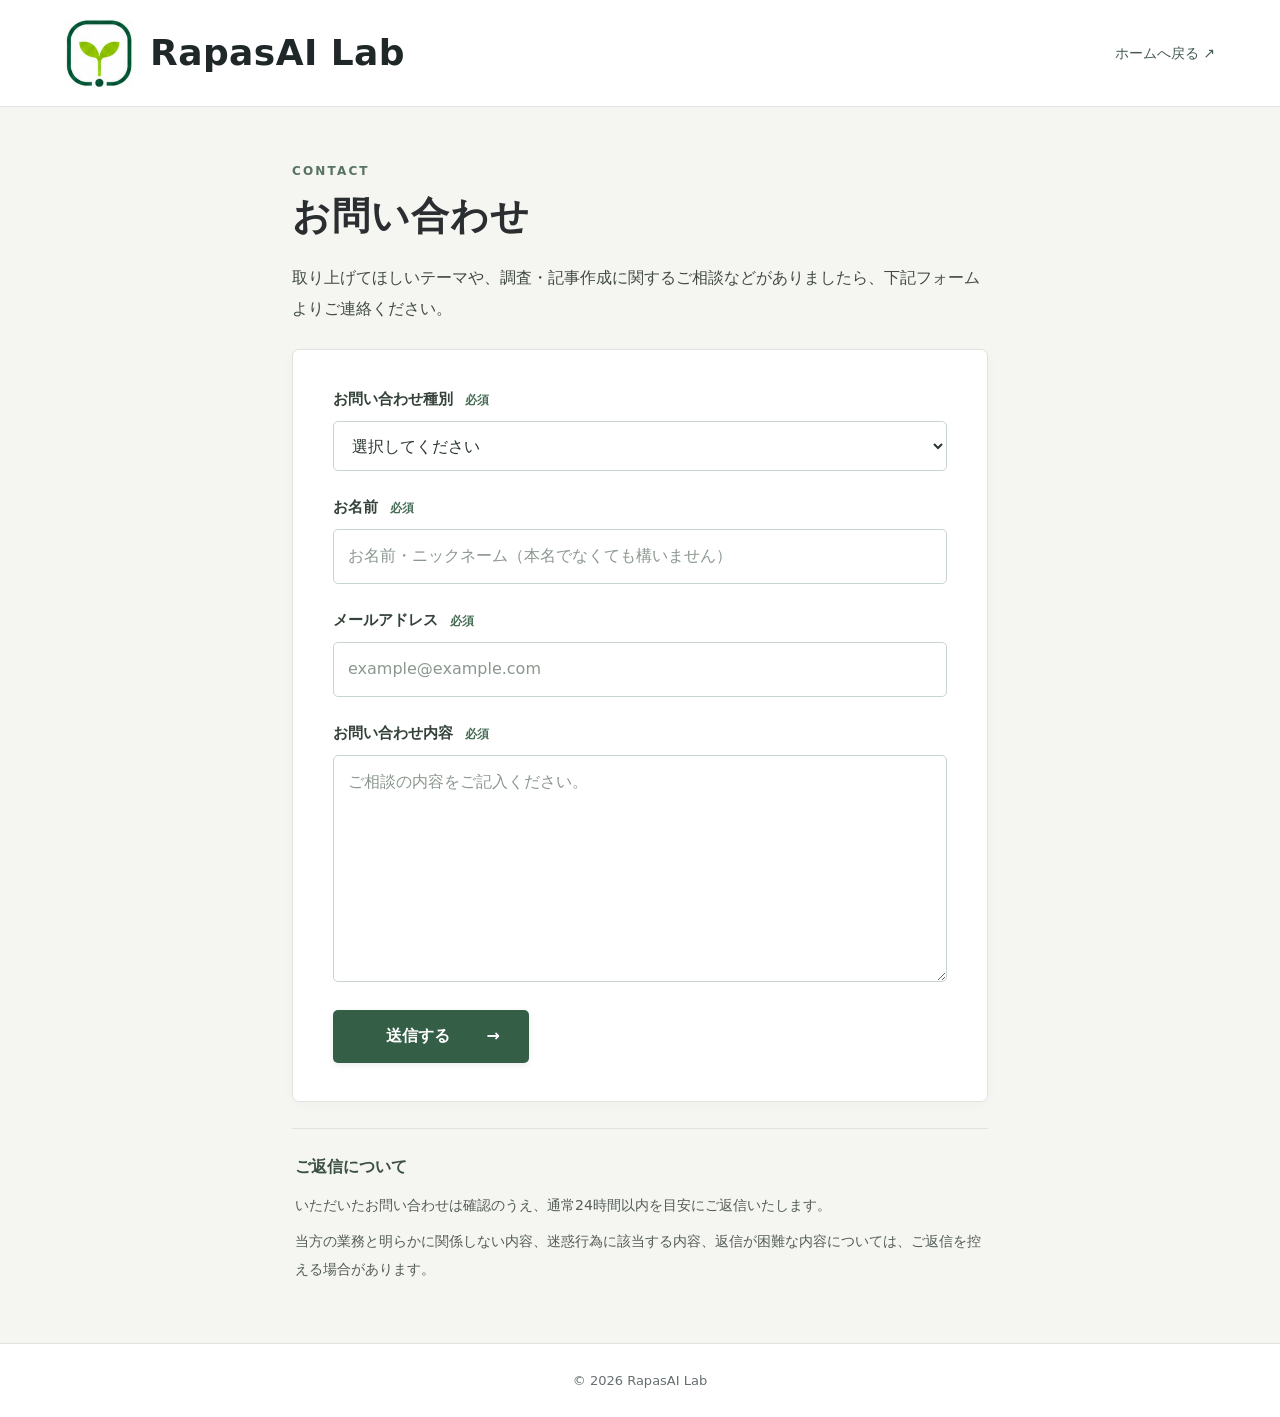
<file: ask/index.html>
<!doctype html>
<html lang="ja"><head><meta charset="utf-8"><meta name="viewport" content="width=device-width,initial-scale=1">
<title>お問い合わせ｜RapasAI Lab</title><meta name="description" content="RapasAI Labへのテーマ提案、調査・記事作成に関するご相談はこちらから。">
<link rel="stylesheet" href="./assets/ask.css"></head><body>
<header class="site-header"><div class="header-inner"><a class="brand" href="../index.html" aria-label="RapasAI Lab ホームへ戻る" target="_blank" rel="noopener noreferrer"><img src="./assets/rapasai-logo-mark.png" alt="" width="64" height="64"><span>RapasAI Lab</span></a><nav aria-label="ページナビゲーション"><a href="../index.html" target="_blank" rel="noopener noreferrer">ホームへ戻る <span aria-hidden="true">↗</span></a></nav></div></header>
<main class="page"><section class="intro" aria-labelledby="page-title"><p class="eyebrow">CONTACT</p><h1 id="page-title">お問い合わせ</h1><p class="lead">取り上げてほしいテーマや、調査・記事作成に関するご相談などがありましたら、下記フォームよりご連絡ください。</p></section>
<section class="form-surface" aria-label="お問い合わせフォーム"><form id="contact-form" action="https://formspree.io/f/mkjgrzpr" method="POST">
<input type="hidden" name="_subject" value="RapasAI Lab お問い合わせ">
<div class="honey" aria-hidden="true"><label for="site-check">入力しないでください</label><input type="text" id="site-check" name="_gotcha" tabindex="-1" autocomplete="off"></div>
<div class="field"><label for="inquiry_type">お問い合わせ種別 <span class="required">必須</span></label><select name="inquiry_type" id="inquiry_type" required><option value="">選択してください</option><option>取り上げてほしいテーマ</option><option>調査・記事作成のご相談</option><option>その他のお問い合わせ</option></select></div>
<div class="field"><label for="name">お名前 <span class="required">必須</span></label><input id="name" name="name" type="text" autocomplete="name" required placeholder="お名前・ニックネーム（本名でなくても構いません）"></div>
<div class="field"><label for="email">メールアドレス <span class="required">必須</span></label><input id="email" name="email" type="email" autocomplete="email" required placeholder="example@example.com"></div>
<div class="field"><label for="message">お問い合わせ内容 <span class="required">必須</span></label><textarea id="message" name="message" rows="7" required placeholder="ご相談の内容をご記入ください。"></textarea></div>
<div class="submit-row"><button id="submit-button" type="submit"><span id="submit-label">送信する</span><span class="submit-arrow" aria-hidden="true">→</span></button></div>
<p id="form-status" class="form-status" role="status" aria-live="polite" hidden></p>
</form><section id="success-panel" class="success-panel" tabindex="-1" aria-labelledby="success-heading" hidden><div class="success-mark" aria-hidden="true">✓</div><h2 id="success-heading">お問い合わせを受け付けました</h2><p>送信ありがとうございます。内容を確認のうえ、ご返信いたします。</p><a href="../index.html" target="_blank" rel="noopener noreferrer">ホームへ戻る →</a></section></section>
<section class="response" aria-labelledby="reply-title"><h2 id="reply-title">ご返信について</h2><p>いただいたお問い合わせは確認のうえ、通常24時間以内を目安にご返信いたします。</p><p>当方の業務と明らかに関係しない内容、迷惑行為に該当する内容、返信が困難な内容については、ご返信を控える場合があります。</p></section></main>
<footer class="site-footer"><div>© 2026 RapasAI Lab</div></footer><script src="./assets/ask.js" defer></script><script src="../assets/analytics.js"></script></body></html>
</file>
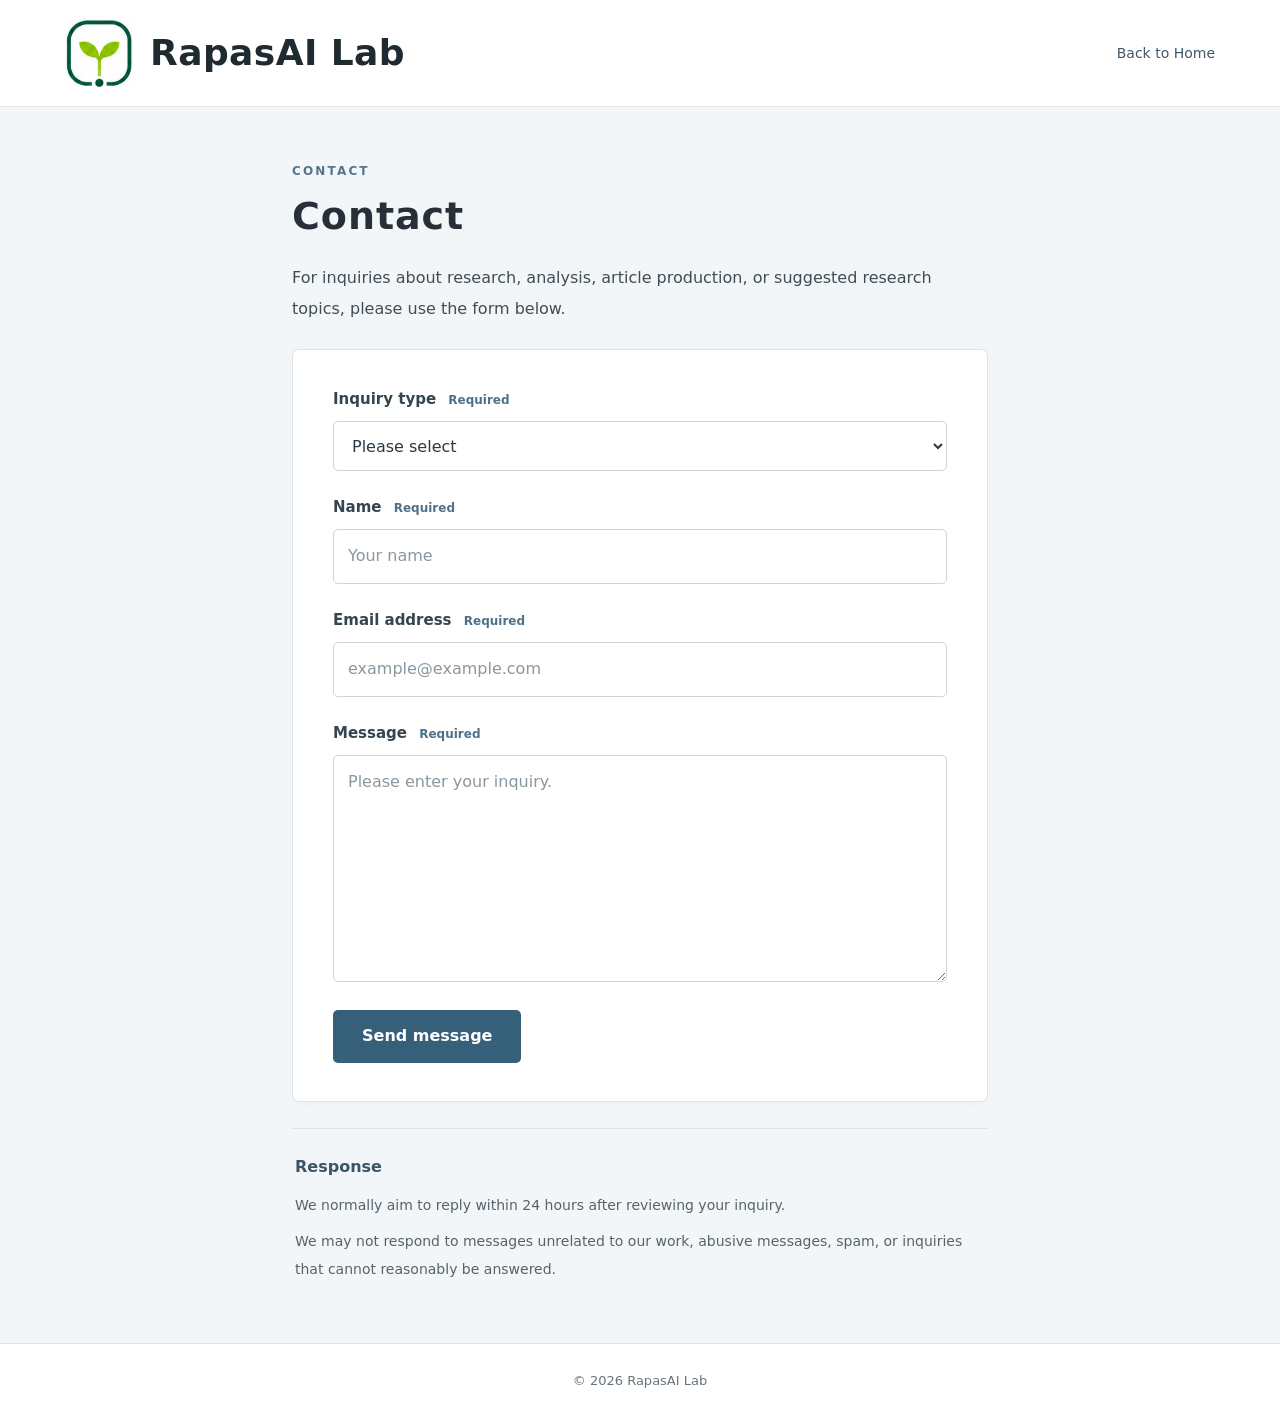
<file: contact/index.html>
<!doctype html>
<html lang="en">
<head>
<meta charset="utf-8">
<meta name="viewport" content="width=device-width,initial-scale=1">
<title>Contact | RapasAI Lab</title>
<meta name="description" content="Contact RapasAI Lab about research, analysis, and article production.">
<style>
:root{--bg:#F3F6F8;--surface:#FFF;--ink:#273038;--muted:#58666F;--line:#DCE4EA;--blue:#365F7A;--blue-soft:#E7EFF5}
*{box-sizing:border-box}body{margin:0;background:var(--bg);color:var(--ink);font-family:system-ui,-apple-system,BlinkMacSystemFont,"Segoe UI",sans-serif;line-height:1.8}a{color:inherit}.site-header{background:#fff;border-bottom:1px solid #E2E7EA}.header-inner{width:min(1150px,calc(100% - 56px));min-height:106px;margin:auto;display:flex;justify-content:space-between;align-items:center;gap:24px}.brand{display:flex;align-items:center;gap:17px;text-decoration:none;color:#202A31}.brand img{width:68px;height:68px;object-fit:contain}.brand span{font-size:36px;line-height:1.12;letter-spacing:.012em;font-weight:800}.site-header nav a{color:#405969;text-decoration:none;font-size:14px}.site-header nav a:hover{text-decoration:underline}.page{max-width:740px;margin:0 auto;padding:54px 22px 60px}.intro{margin-bottom:25px}.eyebrow{font-size:12px;font-weight:800;letter-spacing:.18em;color:#55758B;margin:0 0 8px}h1{font-size:clamp(29px,4.7vw,38px);line-height:1.35;margin:0 0 20px;letter-spacing:.025em}p{margin:0}.lead{color:#414D55;font-size:16px;line-height:1.95}.form-surface{background:#fff;border:1px solid var(--line);border-radius:7px;padding:36px 40px 38px;box-shadow:0 3px 14px rgba(29,49,62,.025)}form{display:grid;gap:23px}.field{display:grid;gap:8px}.field label{font-size:15px;font-weight:650;color:#344650}.required{font-size:12px;font-weight:600;margin-left:7px;color:#4F7187}input,select,textarea{width:100%;border-radius:5px;border:1px solid #C9D6DE;background:#fff;min-height:50px;color:#293943;padding:12px 14px;font:inherit;font-size:16px}textarea{resize:vertical;min-height:172px}input::placeholder,textarea::placeholder{color:#8A979F}input:focus,select:focus,textarea:focus{outline:3px solid #D3E3ED;outline-offset:1px;border-color:#678AA0}.submit-row{padding-top:5px}.submit-row button{border:0;border-radius:5px;background:var(--blue);color:#fff;font:inherit;font-size:16px;font-weight:700;padding:12px 29px;min-height:51px;cursor:pointer}.submit-row button:hover{background:#2F536B}.honey{position:absolute;left:-9999px;width:1px;height:1px;overflow:hidden}.response{margin-top:26px;padding:24px 3px 0;border-top:1px solid #DCE5EA}.response h2{font-size:16px;font-weight:700;color:#3B5565;margin:0 0 10px}.response p{font-size:14px;color:#56636B;line-height:1.95}.response p+p{margin-top:9px}.site-footer{border-top:1px solid #DFE5E8;background:#fff;padding:25px 28px;color:#68747B;font-size:13px;text-align:center}@media(max-width:740px){.header-inner{width:calc(100% - 30px);min-height:79px;gap:12px}.brand{gap:11px}.brand img{width:48px;height:48px}.brand span{font-size:27px}.site-header nav a{font-size:12px}.page{padding:34px 16px 44px}.form-surface{padding:23px 18px 26px}.lead{font-size:15px}}
</style>
</head>
<body>
<header class="site-header"><div class="header-inner">
  <a class="brand" href="../index.html" aria-label="RapasAI Lab home"><img src="assets/rapasai-logo-mark.png" alt="" width="68" height="68"><span>RapasAI Lab</span></a>
  <nav aria-label="Page navigation"><a href="../index.html">Back to Home</a></nav>
</div></header>
<main class="page">
  <section class="intro" aria-labelledby="page-title"><p class="eyebrow">CONTACT</p><h1 id="page-title">Contact</h1><p class="lead">For inquiries about research, analysis, article production, or suggested research topics, please use the form below.</p></section>
  <section class="form-surface" aria-label="Contact form">
    <form action="https://formspree.io/f/mkjgrzpr" method="POST">
      <input type="hidden" name="_subject" value="RapasAI Lab English website inquiry">
      <div class="honey" aria-hidden="true"><label for="site-check">Do not fill this in</label><input type="text" id="site-check" name="_gotcha" tabindex="-1" autocomplete="off"></div>
      <div class="field"><label for="inquiry_type">Inquiry type <span class="required">Required</span></label><select name="inquiry_type" id="inquiry_type" required><option value="">Please select</option><option>Suggested research topic</option><option>Research or article production</option><option>Other inquiry</option></select></div>
      <div class="field"><label for="name">Name <span class="required">Required</span></label><input id="name" name="name" type="text" autocomplete="name" required placeholder="Your name"></div>
      <div class="field"><label for="email">Email address <span class="required">Required</span></label><input id="email" name="email" type="email" autocomplete="email" required placeholder="example@example.com"></div>
      <div class="field"><label for="message">Message <span class="required">Required</span></label><textarea id="message" name="message" rows="7" required placeholder="Please enter your inquiry."></textarea></div>
      <div class="submit-row"><button type="submit">Send message</button></div>
    </form>
  </section>
  <section class="response" aria-labelledby="reply-title"><h2 id="reply-title">Response</h2><p>We normally aim to reply within 24 hours after reviewing your inquiry.</p><p>We may not respond to messages unrelated to our work, abusive messages, spam, or inquiries that cannot reasonably be answered.</p></section>
</main>
<footer class="site-footer">© 2026 RapasAI Lab</footer>
</body>
</html>
</file>
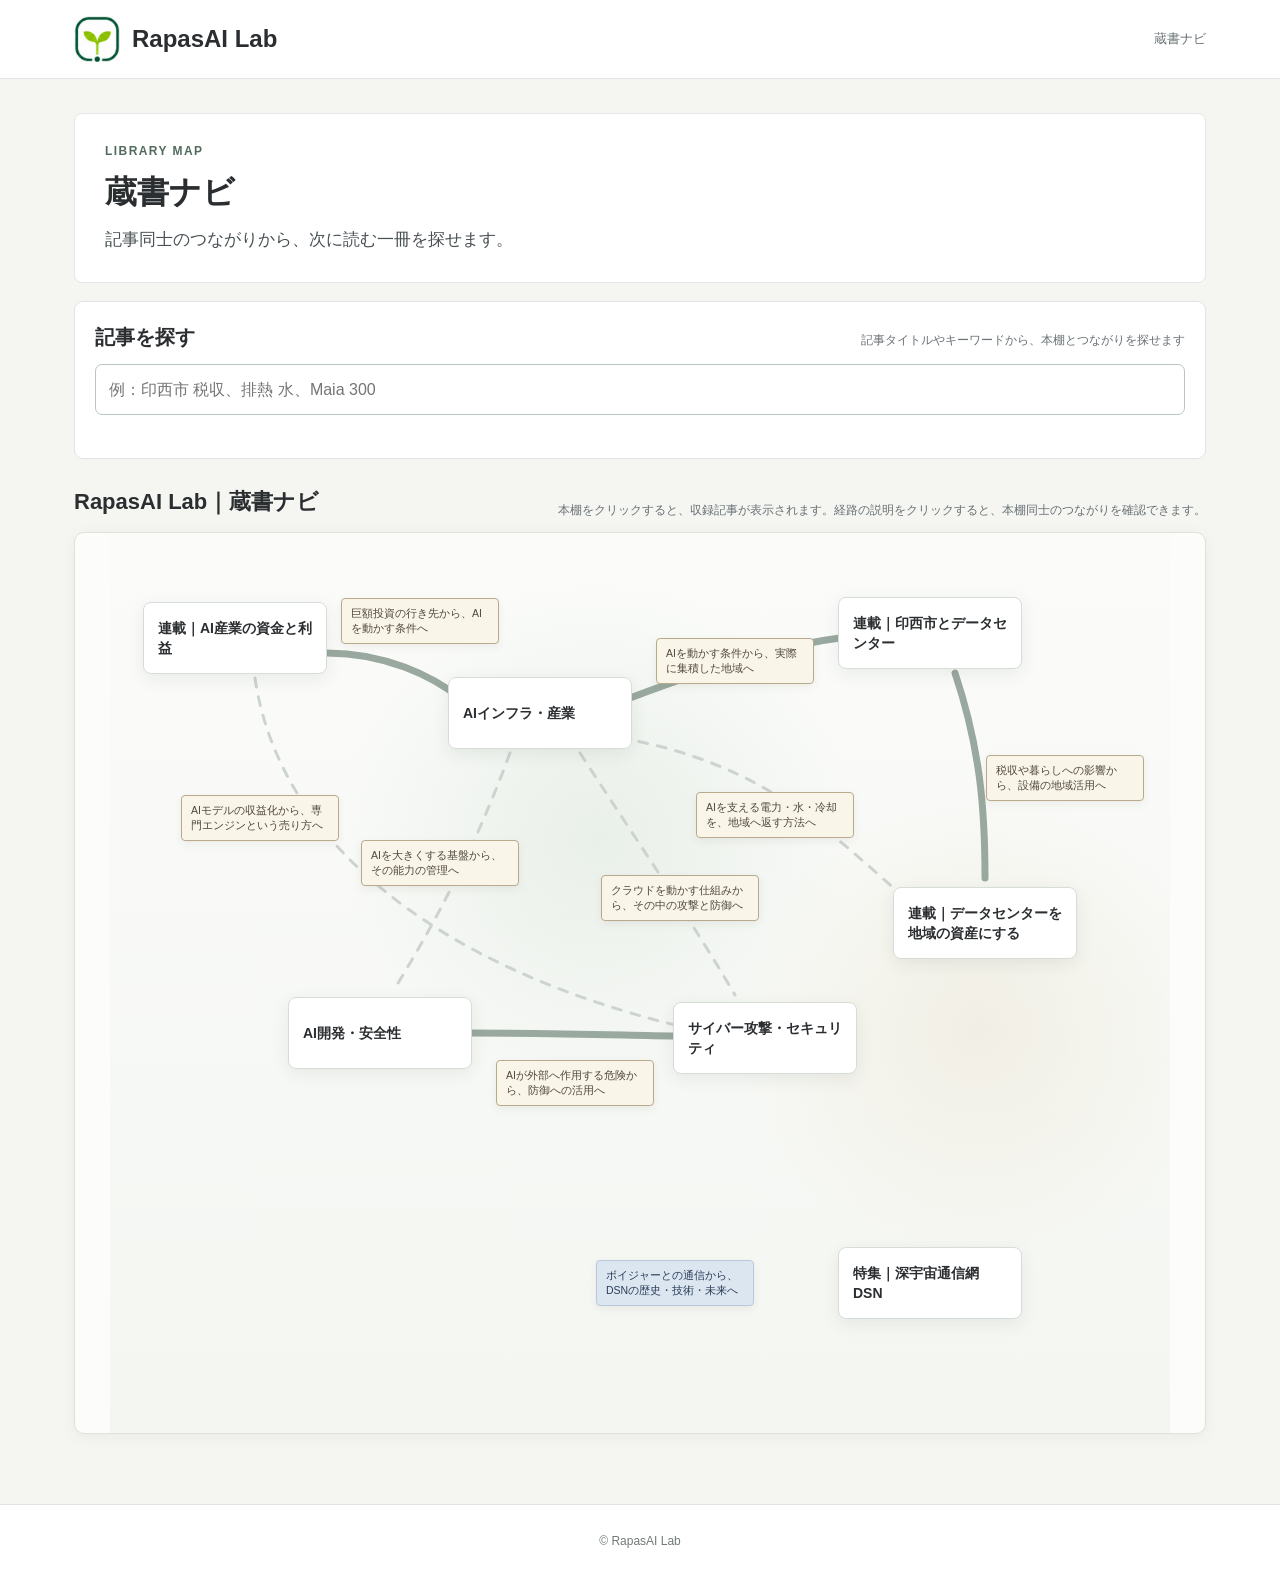
<file: library/index.html>
<!doctype html>
<html lang="ja">
<head>
<meta charset="utf-8">
<meta name="viewport" content="width=device-width,initial-scale=1">
<meta name="description" content="記事同士のつながりから、次に読む一冊を探せるRapasAI Labの蔵書ナビです。">
<title>RapasAI Lab｜蔵書ナビ</title>
<link rel="stylesheet" href="./assets/library.css?v=20261102-dsn">
</head>
<body>
<header class="site-header"><div class="nav"><a class="brand" href="../" target="_blank" rel="noopener noreferrer"><img src="../assets/rapasai-logo-mark.png" alt=""><span>RapasAI Lab</span></a><div class="nav-note">蔵書ナビ</div></div></header>
<main class="page">
<section class="hero">
<div class="hero-kicker">LIBRARY MAP</div>
<h1>蔵書ナビ</h1>
<p class="lead">記事同士のつながりから、次に読む一冊を探せます。</p>
</section>
<section class="library-search" aria-labelledby="librarySearchTitle">
<div class="search-heading"><h2 id="librarySearchTitle">記事を探す</h2><span>記事タイトルやキーワードから、本棚とつながりを探せます</span></div>
<div class="search-box"><input id="librarySearchInput" type="search" placeholder="例：印西市 税収、排熱 水、Maia 300" autocomplete="off"><button id="librarySearchClear" class="search-clear" type="button" aria-label="検索をクリア">×</button></div>
<div class="search-status" id="searchStatus" aria-live="polite"></div>
<div class="search-results" id="searchResults"></div>
</section>
<section>
<div class="map-toolbar"><h2>RapasAI Lab｜蔵書ナビ</h2><p>本棚をクリックすると、収録記事が表示されます。経路の説明をクリックすると、本棚同士のつながりを確認できます。</p></div>
<div class="map-shell">
<div class="map-scroll"><div class="map-canvas" id="mapCanvas">
<svg class="roads" id="roads" viewBox="0 0 1060 900" aria-hidden="true"></svg>
<div class="sign-popover" id="signPopover"></div>
</div></div>
</div>
</section>
<section class="shelf-view" id="shelfView" aria-live="polite">
<div class="shelf-head"><button class="back-map" id="backMap">← 蔵書ナビへ戻る</button><h2 id="shelfTitle"></h2><p id="shelfQuestion"></p></div>
<div class="book-grid" id="bookGrid"></div>
<div class="road-links"><h3>関連する本棚</h3><div class="road-link-list" id="roadLinkList"></div></div>
</section>
</main>
<footer class="footer">© RapasAI Lab</footer>
<script src="./assets/library.js?v=20261102-dsn"></script>
</body>
</html>
</file>
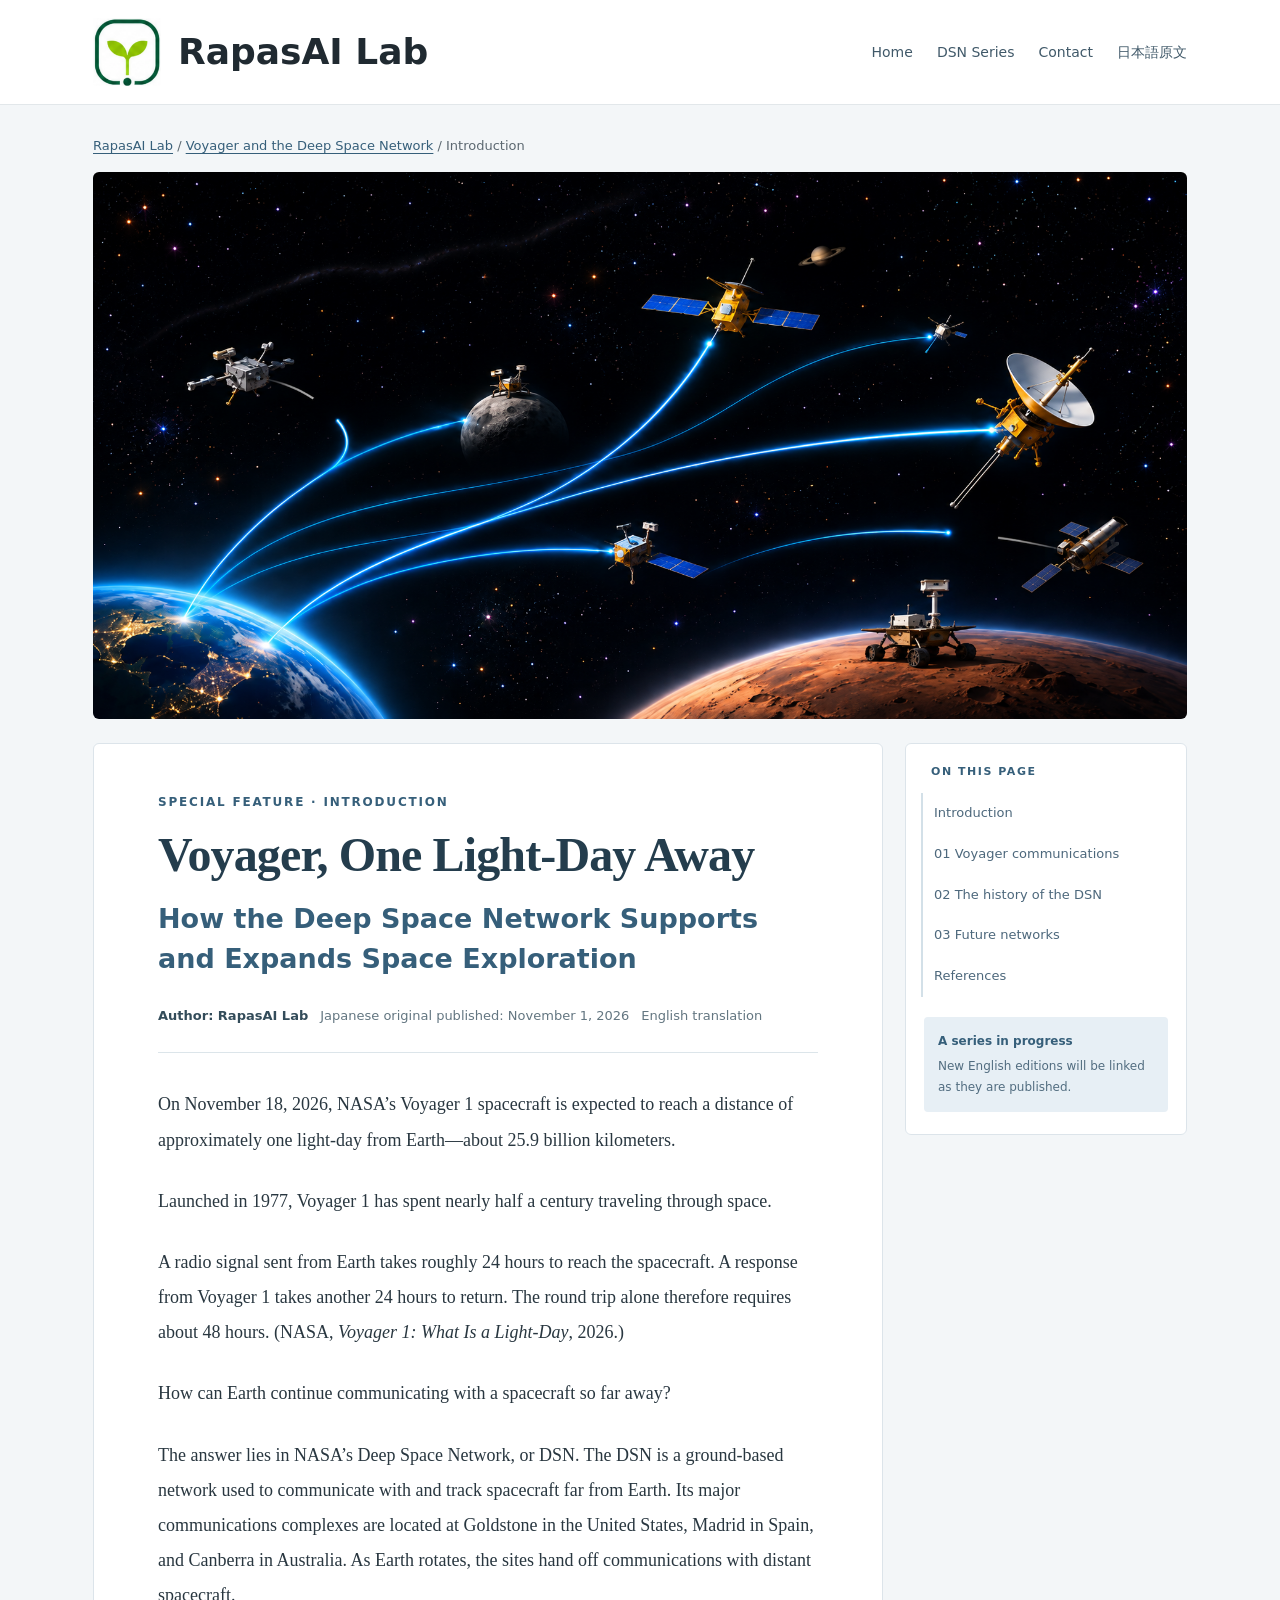
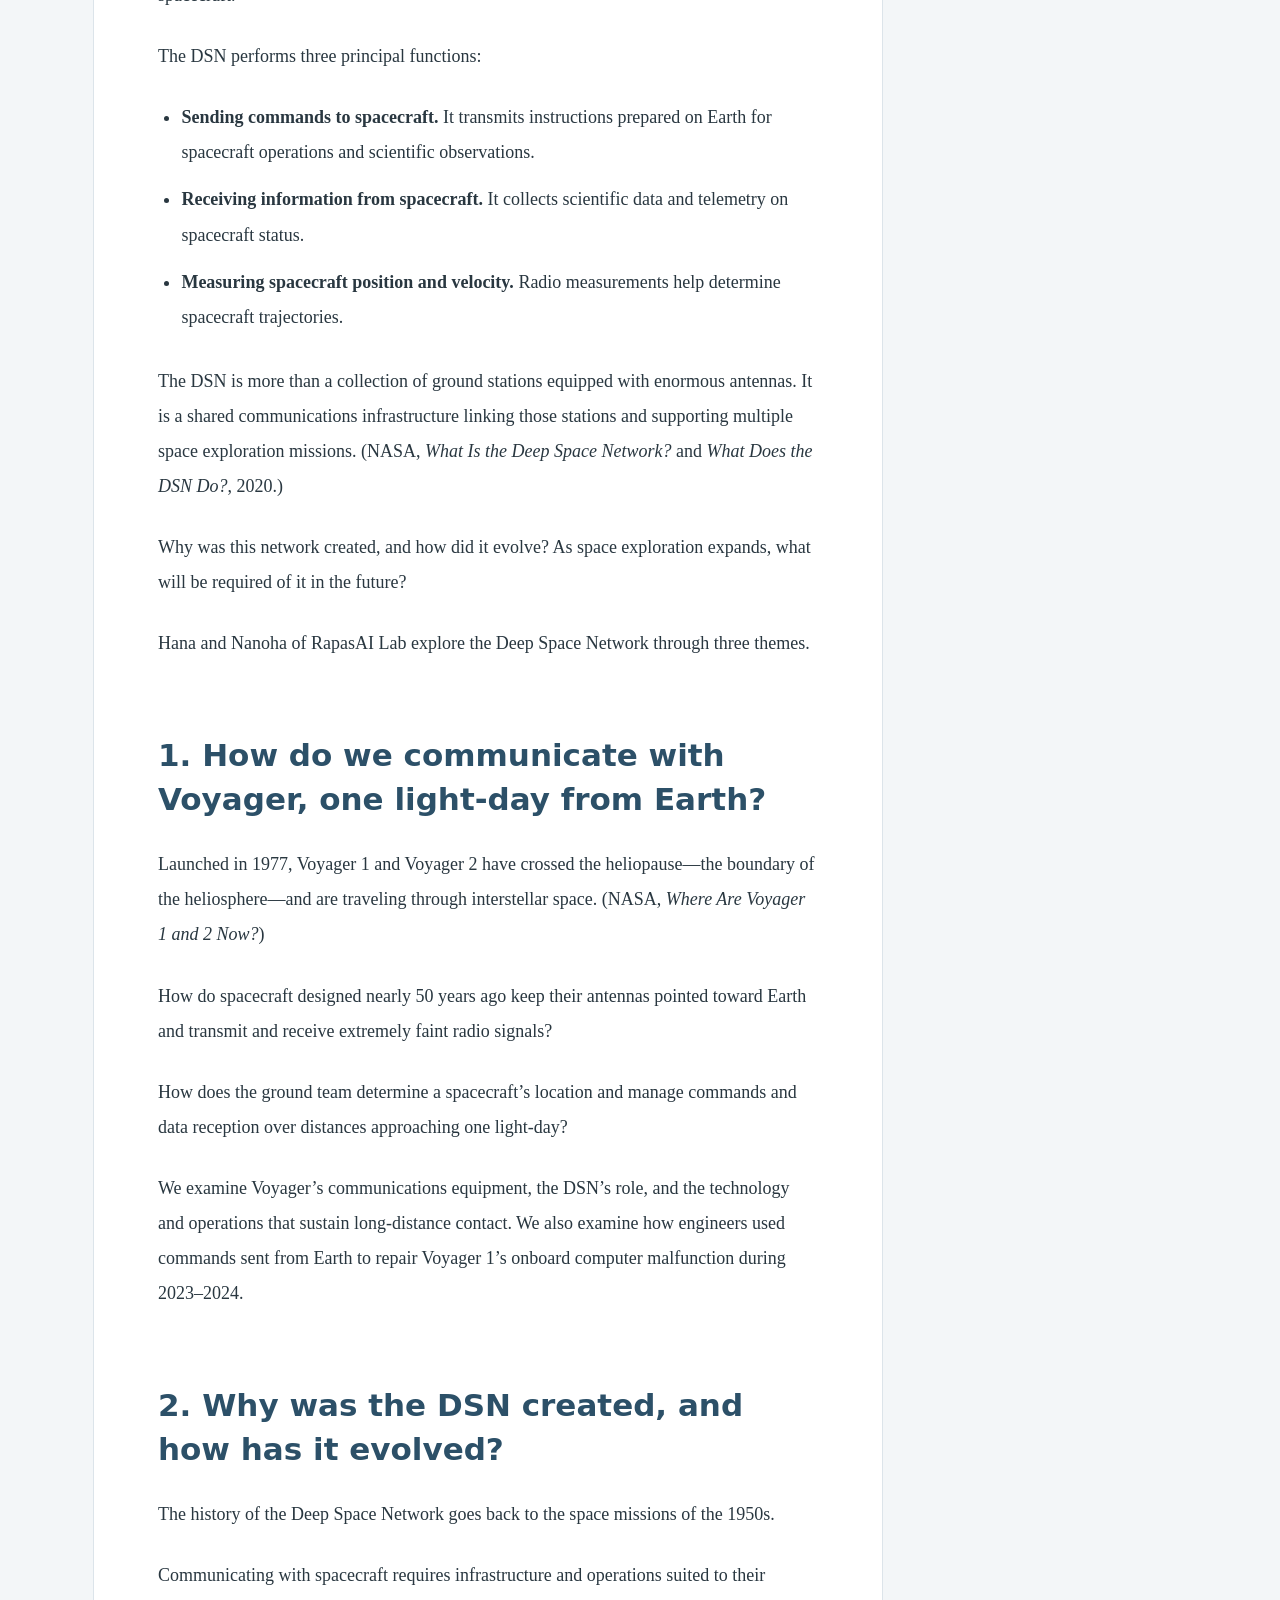
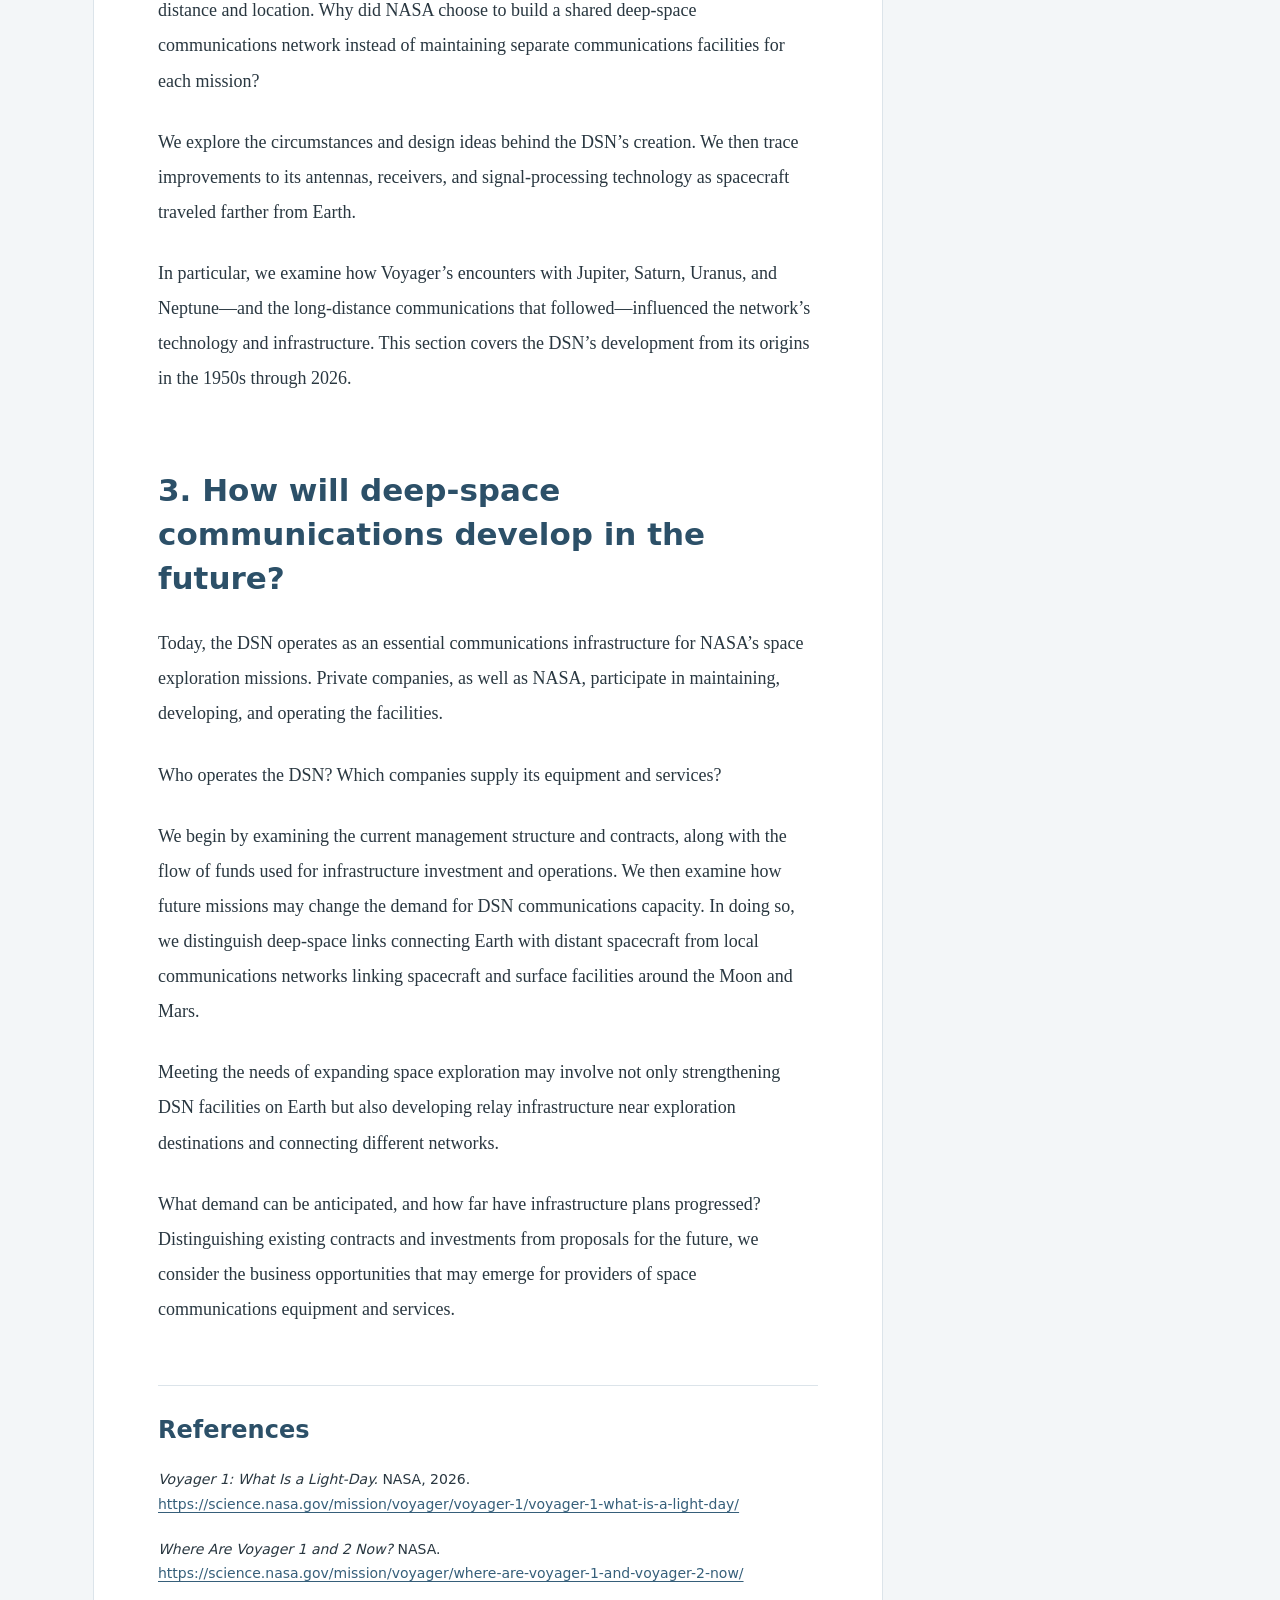
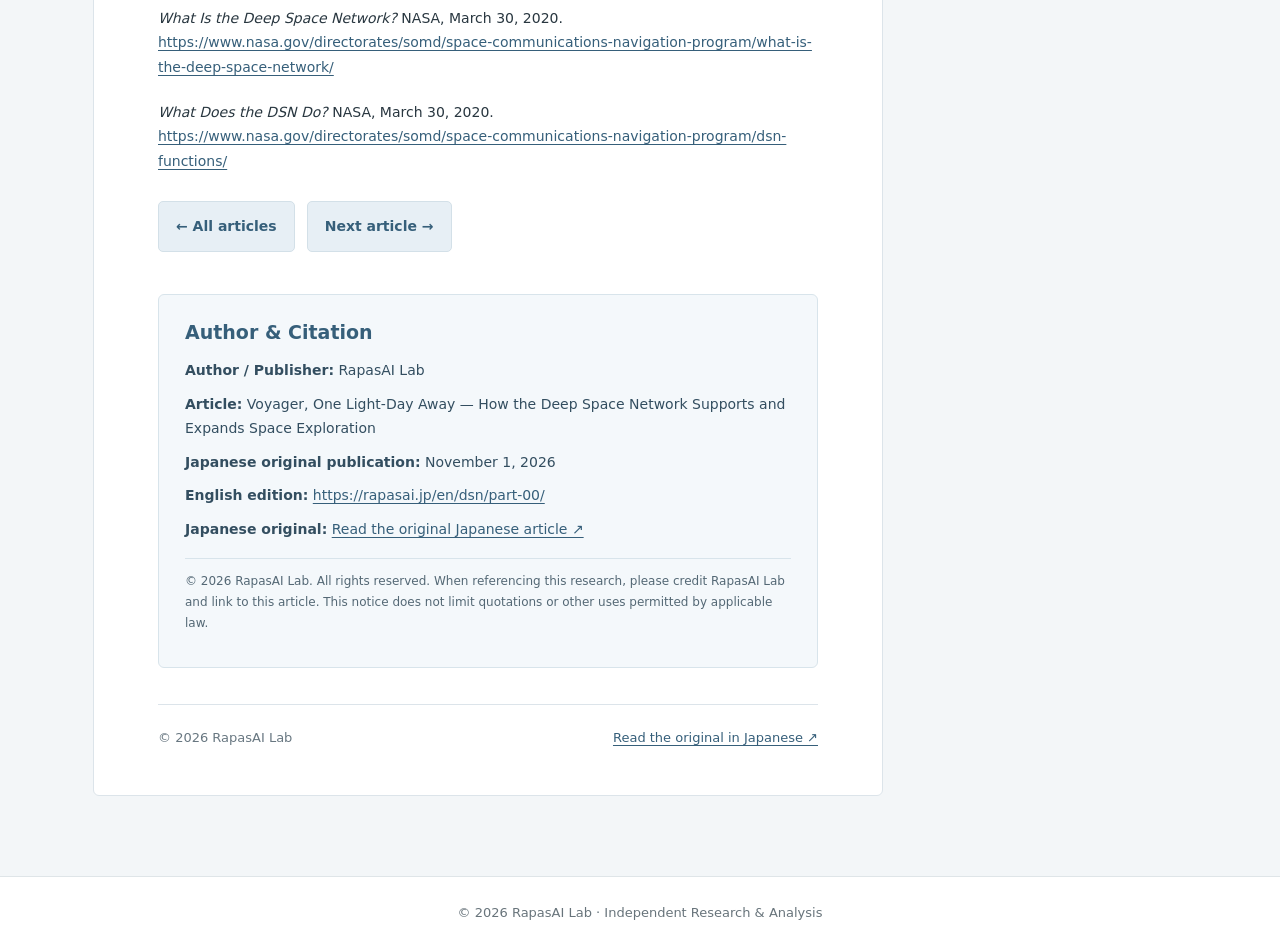
<file: dsn/part-00/index.html>
<!doctype html>
<html lang="en">
<head>
<meta charset="utf-8">
<meta name="viewport" content="width=device-width, initial-scale=1">
<meta name="description" content="Voyager is approaching a distance of one light-day from Earth. An introduction to the Deep Space Network, its history, technology, and future.">
<meta name="author" content="RapasAI Lab">
<meta name="publisher" content="RapasAI Lab">
<meta name="citation_title" content="Voyager, One Light-Day Away — How the Deep Space Network Supports and Expands Space Exploration">
<meta name="citation_author" content="RapasAI Lab">
<meta name="citation_fulltext_html_url" content="https://rapasai.jp/en/dsn/part-00/">
<meta name="citation_reference" content="https://note.com/rapasai_lab/n/n60e5fd6a5cef?app_launch=false">
<meta property="og:type" content="article">
<meta property="og:site_name" content="RapasAI Lab">
<meta property="og:title" content="Voyager, One Light-Day Away — How the Deep Space Network Supports and Expands Space Exploration">
<meta property="og:description" content="Voyager is approaching a distance of one light-day from Earth. An introduction to the Deep Space Network, its history, technology, and future.">
<meta property="og:url" content="https://rapasai.jp/en/dsn/part-00/">
<meta property="article:author" content="RapasAI Lab">
<script type="application/ld+json">{"@context": "https://schema.org", "@type": "Article", "headline": "Voyager, One Light-Day Away — How the Deep Space Network Supports and Expands Space Exploration", "description": "Voyager is approaching a distance of one light-day from Earth. An introduction to the Deep Space Network, its history, technology, and future.", "inLanguage": "en", "url": "https://rapasai.jp/en/dsn/part-00/", "mainEntityOfPage": {"@type": "WebPage", "@id": "https://rapasai.jp/en/dsn/part-00/"}, "author": {"@type": "Organization", "name": "RapasAI Lab", "url": "https://rapasai.jp/"}, "publisher": {"@type": "Organization", "name": "RapasAI Lab", "url": "https://rapasai.jp/"}, "isPartOf": {"@type": "CreativeWorkSeries", "name": "Voyager and the Deep Space Network"}, "isBasedOn": {"@type": "Article", "url": "https://note.com/rapasai_lab/n/n60e5fd6a5cef?app_launch=false", "inLanguage": "ja"}}</script>
<link rel="canonical" href="https://rapasai.jp/en/dsn/part-00/">
<title>Voyager, One Light-Day Away — How the Deep Space Network Supports and Expands Space Exploration | RapasAI Lab</title>
<style>
:root{--bg:#F3F6F8;--surface:#FFFFFF;--ink:#273038;--muted:#5C6871;--line:#DCE4EA;--blue:#365F7A;--blue-mid:#6889A0;--blue-soft:#E7EFF5;--blue-pale:#F4F8FB}
*{box-sizing:border-box}html{scroll-behavior:smooth}body{margin:0;background:var(--bg);color:var(--ink);font-family:system-ui,-apple-system,BlinkMacSystemFont,"Segoe UI",sans-serif;line-height:1.75}a{color:var(--blue);text-underline-offset:3px}
.site-header{background:#fff;border-bottom:1px solid #E2E7EA}.head-inner{max-width:1150px;margin:auto;padding:18px 28px;display:flex;align-items:center;justify-content:space-between;gap:22px}.brand{display:flex;align-items:center;gap:17px;text-decoration:none;color:#202A31}.brand img{width:68px;height:68px;object-fit:contain}.brand span{font-weight:800;font-size:36px;line-height:1.12}.navlinks{display:flex;align-items:center;gap:24px;flex-wrap:wrap}.navlinks a{font-size:14px;text-decoration:none;color:#405969}.navlinks a:hover{text-decoration:underline}
.hero-wrap{max-width:1150px;margin:30px auto 0;padding:0 28px}.crumb{font-size:13px;color:var(--muted);margin:0 0 14px}.crumb a{color:var(--blue)}.hero{margin:0;background:#07111e;border-radius:6px;overflow:hidden}.hero img{width:100%;height:auto;display:block}
.article-shell{max-width:1150px;margin:0 auto;padding:24px 28px 80px;display:grid;grid-template-columns:minmax(0,790px) minmax(180px,1fr);align-items:start;gap:22px}.article{background:#fff;border:1px solid var(--line);border-radius:6px;padding:48px clamp(26px,5vw,66px) 45px;min-width:0}.eyebrow{color:var(--blue);font-size:12px;font-weight:800;letter-spacing:.15em}.article h1{font-family:Georgia,serif;font-size:clamp(34px,3.8vw,48px);line-height:1.21;letter-spacing:-.018em;margin:13px 0 15px;color:#243d4d}.subtitle{font-size:18px;color:#516876;margin:0 0 23px;line-height:1.55}.byline{font-size:13px;color:#637681;display:flex;gap:12px;flex-wrap:wrap}.byline strong{color:#334c5a}.divider{border:0;border-top:1px solid #dce5ea;margin:25px 0 34px}
.body{font-family:Georgia,"Times New Roman",serif;font-size:18px;line-height:1.95;color:#293740}.body p{margin:0 0 1.45em}.body .lead{font-size:20px;line-height:1.85;color:#273844}.body ul{margin:0 0 1.6em;padding-left:1.3em}.body li{margin:0 0 12px}.body h2{font-family:system-ui,-apple-system,sans-serif;font-size:clamp(24px,2.7vw,31px);line-height:1.42;color:#2c5068;margin:2.2em 0 .85em;padding-top:.1em;scroll-margin-top:25px}.callout{background:var(--blue-pale);border-left:4px solid var(--blue-mid);padding:20px 23px;font-family:system-ui,sans-serif;font-size:15px;line-height:1.8;color:#405b6e;margin:33px 0 40px}.callout span{display:block;text-transform:uppercase;letter-spacing:.11em;font-size:11px;font-weight:800;margin:0 0 6px;color:var(--blue)}
.refs{padding-top:20px;margin-top:48px;border-top:1px solid var(--line);font-size:13px;color:#53636e;scroll-margin-top:25px}.refs h2{font-size:24px;color:#2c5068;margin:0 0 15px}.refs p{margin:0 0 16px}.refs a{overflow-wrap:anywhere}.source{display:flex;justify-content:space-between;gap:15px;flex-wrap:wrap;margin-top:36px;border-top:1px solid var(--line);padding-top:22px;color:#687781;font-size:13px}.sidebar{position:sticky;top:24px;padding:18px 15px 22px;background:#fff;border:1px solid var(--line);border-radius:6px;font-size:13px}.side-title{font-size:11px;letter-spacing:.14em;color:var(--blue);font-weight:800;margin:0 10px 12px}.side-link{display:block;text-decoration:none;color:#4d687c;padding:9px 11px;border-left:2px solid #d3e0e8}.side-link:hover{background:var(--blue-pale);border-left-color:var(--blue)}.side-note{margin:20px 3px 0;background:var(--blue-soft);padding:14px;color:#526d80;border-radius:4px;font-size:12px}.side-note strong{display:block;color:var(--blue);margin-bottom:4px}.article-navigation{display:flex;gap:12px;flex-wrap:wrap;margin-top:28px}.article-navigation a{display:block;text-decoration:none;background:var(--blue-soft);border:1px solid #d3e0e8;border-radius:5px;padding:12px 17px;font-size:14px;font-weight:700}.site-footer{border-top:1px solid #DFE5E8;background:#fff;padding:25px 28px;color:#68747B;font-size:13px;text-align:center}
@media(max-width:900px){.article-shell{grid-template-columns:1fr;max-width:830px}.sidebar{position:static;order:-1}.sidebar .side-note{display:none}.sidebar .side-link{display:inline-block;border-left:0;border-bottom:2px solid #d3e0e8;margin-right:9px}.article{padding:42px clamp(20px,6vw,52px)}}
@media(max-width:600px){.head-inner{padding:13px 15px;align-items:flex-start;flex-direction:column;gap:13px}.brand img{width:46px;height:46px}.brand span{font-size:26px}.navlinks{gap:15px}.navlinks a{font-size:12px}.hero-wrap{padding:0;margin-top:17px}.crumb{padding:0 15px}.hero{border-radius:0}.article-shell{padding:0 0 40px;gap:0}.article{border-left:0;border-right:0;border-radius:0;padding:32px 21px 43px}.article h1{font-size:33px}.subtitle{font-size:16px}.body{font-size:17px;line-height:1.88}.body .lead{font-size:18px}.sidebar{border-radius:0;border-left:0;border-right:0;padding:12px 17px}.sidebar .side-title{margin:0 0 8px}.sidebar .side-link{font-size:12px;padding:6px}.source{font-size:12px}}
@media print{.site-header,.sidebar,.site-footer,.article-navigation{display:none}.article-shell{display:block;padding:0}.article{border:0;padding:15px}.hero-wrap{padding:0}body{background:white}}

/* Enhanced subtitle hierarchy for the full, unabridged article title. */
.article .subtitle{font-family:system-ui,-apple-system,BlinkMacSystemFont,"Segoe UI",sans-serif;font-size:clamp(21px,2.3vw,27px);line-height:1.48;font-weight:700;color:var(--blue);margin:8px 0 26px;max-width:680px}
.body h2#references{font-size:24px;margin-top:2.4em;border-top:1px solid var(--line);padding-top:27px}
.body h2#references~p{font-family:system-ui,-apple-system,sans-serif;font-size:14px;line-height:1.75;overflow-wrap:anywhere}
.article-card{display:grid;grid-template-columns:minmax(210px,38%) minmax(0,1fr);gap:23px;border-top:1px solid #DFE7ED;padding:20px 0;text-decoration:none;color:inherit}
.article-card:hover .card-title{text-decoration:underline;text-underline-offset:4px}
.card-cover{width:100%;height:auto;display:block;object-fit:contain;background:#061323;border-radius:4px}
.card-caption{font-size:11px;color:var(--blue);font-weight:800;letter-spacing:.12em;margin:0 0 8px}
.card-title{font-family:Georgia,serif;color:#243d4d;font-size:25px;line-height:1.35;margin:0 0 8px}
.card-subtitle{font-size:17px;color:var(--blue);font-weight:700;line-height:1.5;margin:0 0 12px}
.card-desc{font-size:14px;color:#52636f;line-height:1.8;margin:0}
@media(max-width:700px){.article-card{grid-template-columns:1fr;gap:15px}.card-title{font-size:23px}.article .subtitle{font-size:21px}}

/* Part 05 long-form layout, references, and related-article slots */
.body h3{font-family:system-ui,-apple-system,sans-serif;font-size:clamp(20px,2vw,25px);line-height:1.5;color:#345b73;margin:1.65em 0 .8em;scroll-margin-top:20px}
.body h4{font-family:system-ui,-apple-system,sans-serif;color:#365f7a;font-size:16px;line-height:1.55;margin:2.3em 0 .85em;padding-top:16px;border-top:1px solid #e1e7eb;scroll-margin-top:20px}
.body h4 + p{font-family:system-ui,-apple-system,sans-serif;font-size:14px;line-height:1.75;overflow-wrap:anywhere}
.body p a{overflow-wrap:anywhere}.body p{overflow-wrap:break-word}
.body .text-flow{white-space:pre-line;background:#f4f8fb;border-left:3px solid #6889a0;padding:16px 20px;font-family:system-ui,sans-serif;font-size:15px;line-height:1.75}
.related-card{display:block;border:1px solid #d7e4eb;background:#f4f8fb;border-radius:6px;padding:18px 21px;margin:28px 0 33px;font-family:system-ui,sans-serif;color:#263f50;text-decoration:none}
.related-card .related-eyebrow{font-size:11px;font-weight:800;letter-spacing:.12em;color:#365f7a;margin:0 0 8px}
.related-card .related-title{font-size:18px;line-height:1.5;font-weight:700;margin:0 0 7px;color:#244558}
.related-card .related-status{font-size:13px;color:#5b6f7c;margin:0}
a.related-card:hover{border-color:#779fb5;background:#e7eff5}
.related-card.pending{border-style:dashed;background:#fafcfd}
.sidebar{max-height:calc(100vh - 48px);overflow-y:auto}.side-link.subsection{padding-left:19px;font-size:12px}
@media(max-width:900px){.sidebar{max-height:none;overflow:visible}}

/* Attribution is generated from article metadata; translation Markdown remains unchanged. */
.attribution{margin-top:42px;padding:24px 26px;background:#f4f8fb;border:1px solid #d8e4eb;border-radius:6px;color:#334e60;font-family:system-ui,-apple-system,sans-serif;font-size:14px;line-height:1.75}
.attribution h2{font-size:19px;color:#365f7a;margin:0 0 13px;line-height:1.4}
.attribution p{margin:9px 0;overflow-wrap:anywhere}
.attribution .attribution-note{font-size:12px;color:#546875;border-top:1px solid #d8e4eb;padding-top:12px;margin-top:17px}
@media print{.attribution{break-inside:avoid}}

</style>
</head>
<body id="top">
<header class="site-header"><div class="head-inner"><a class="brand" href="../../index.html"><img src="../../assets/rapasai-logo-mark.png" alt="" width="68" height="68"><span>RapasAI Lab</span></a><nav class="navlinks" aria-label="Main navigation"><a href="../../index.html">Home</a><a href="../../index.html#featured">DSN Series</a><a href="../../contact/index.html">Contact</a><a href="https://note.com/rapasai_lab/n/n60e5fd6a5cef?app_launch=false" lang="ja" target="_blank" rel="noopener noreferrer">日本語原文</a></nav></div></header>
<div class="hero-wrap"><p class="crumb"><a href="../../index.html">RapasAI Lab</a> / <a href="../../index.html#featured">Voyager and the Deep Space Network</a> / Introduction</p><figure class="hero"><img src="assets/dsn-cover.png" alt="Illustration of a deep-space communications network connecting Earth and spacecraft against a star-filled sky" width="1728" height="864"></figure></div>
<div class="article-shell"><main class="article"><div class="eyebrow">SPECIAL FEATURE · INTRODUCTION</div><h1>Voyager, One Light-Day Away</h1><p class="subtitle">How the Deep Space Network Supports and Expands Space Exploration</p><div class="byline"><span><strong>Author: RapasAI Lab</strong></span><span>Japanese original published: November 1, 2026</span><span>English translation</span></div><hr class="divider">
<div id="introduction"><div class="body">
<p>On November 18, 2026, NASA’s Voyager 1 spacecraft is expected to reach a distance of approximately one light-day from Earth—about 25.9 billion kilometers.</p>
<p>Launched in 1977, Voyager 1 has spent nearly half a century traveling through space.</p>
<p>A radio signal sent from Earth takes roughly 24 hours to reach the spacecraft. A response from Voyager 1 takes another 24 hours to return. The round trip alone therefore requires about 48 hours. (NASA, <em>Voyager 1: What Is a Light-Day</em>, 2026.)</p>
<p>How can Earth continue communicating with a spacecraft so far away?</p>
<p>The answer lies in NASA’s Deep Space Network, or DSN. The DSN is a ground-based network used to communicate with and track spacecraft far from Earth. Its major communications complexes are located at Goldstone in the United States, Madrid in Spain, and Canberra in Australia. As Earth rotates, the sites hand off communications with distant spacecraft.</p>
<p>The DSN performs three principal functions:</p>
<ul><li><strong>Sending commands to spacecraft.</strong> It transmits instructions prepared on Earth for spacecraft operations and scientific observations.</li><li><strong>Receiving information from spacecraft.</strong> It collects scientific data and telemetry on spacecraft status.</li><li><strong>Measuring spacecraft position and velocity.</strong> Radio measurements help determine spacecraft trajectories.</li></ul>
<p>The DSN is more than a collection of ground stations equipped with enormous antennas. It is a shared communications infrastructure linking those stations and supporting multiple space exploration missions. (NASA, <em>What Is the Deep Space Network?</em> and <em>What Does the DSN Do?</em>, 2020.)</p>
<p>Why was this network created, and how did it evolve? As space exploration expands, what will be required of it in the future?</p>
<p>Hana and Nanoha of RapasAI Lab explore the Deep Space Network through three themes.</p>
<h2 id="part1">1. How do we communicate with Voyager, one light-day from Earth?</h2>
<p>Launched in 1977, Voyager 1 and Voyager 2 have crossed the heliopause—the boundary of the heliosphere—and are traveling through interstellar space. (NASA, <em>Where Are Voyager 1 and 2 Now?</em>)</p>
<p>How do spacecraft designed nearly 50 years ago keep their antennas pointed toward Earth and transmit and receive extremely faint radio signals?</p>
<p>How does the ground team determine a spacecraft’s location and manage commands and data reception over distances approaching one light-day?</p>
<p>We examine Voyager’s communications equipment, the DSN’s role, and the technology and operations that sustain long-distance contact. We also examine how engineers used commands sent from Earth to repair Voyager 1’s onboard computer malfunction during 2023–2024.</p>
<h2 id="part2">2. Why was the DSN created, and how has it evolved?</h2>
<p>The history of the Deep Space Network goes back to the space missions of the 1950s.</p>
<p>Communicating with spacecraft requires infrastructure and operations suited to their distance and location. Why did NASA choose to build a shared deep-space communications network instead of maintaining separate communications facilities for each mission?</p>
<p>We explore the circumstances and design ideas behind the DSN’s creation. We then trace improvements to its antennas, receivers, and signal-processing technology as spacecraft traveled farther from Earth.</p>
<p>In particular, we examine how Voyager’s encounters with Jupiter, Saturn, Uranus, and Neptune—and the long-distance communications that followed—influenced the network’s technology and infrastructure. This section covers the DSN’s development from its origins in the 1950s through 2026.</p>
<h2 id="part3">3. How will deep-space communications develop in the future?</h2>
<p>Today, the DSN operates as an essential communications infrastructure for NASA’s space exploration missions. Private companies, as well as NASA, participate in maintaining, developing, and operating the facilities.</p>
<p>Who operates the DSN? Which companies supply its equipment and services?</p>
<p>We begin by examining the current management structure and contracts, along with the flow of funds used for infrastructure investment and operations. We then examine how future missions may change the demand for DSN communications capacity. In doing so, we distinguish deep-space links connecting Earth with distant spacecraft from local communications networks linking spacecraft and surface facilities around the Moon and Mars.</p>
<p>Meeting the needs of expanding space exploration may involve not only strengthening DSN facilities on Earth but also developing relay infrastructure near exploration destinations and connecting different networks.</p>
<p>What demand can be anticipated, and how far have infrastructure plans progressed? Distinguishing existing contracts and investments from proposals for the future, we consider the business opportunities that may emerge for providers of space communications equipment and services.</p>
<h2 id="references">References</h2>
<p><em>Voyager 1: What Is a Light-Day.</em> NASA, 2026.<br><a href="https://science.nasa.gov/mission/voyager/voyager-1/voyager-1-what-is-a-light-day/" rel="noopener noreferrer">https://science.nasa.gov/mission/voyager/voyager-1/voyager-1-what-is-a-light-day/</a></p>
<p><em>Where Are Voyager 1 and 2 Now?</em> NASA.<br><a href="https://science.nasa.gov/mission/voyager/where-are-voyager-1-and-voyager-2-now/" rel="noopener noreferrer">https://science.nasa.gov/mission/voyager/where-are-voyager-1-and-voyager-2-now/</a></p>
<p><em>What Is the Deep Space Network?</em> NASA, March 30, 2020.<br><a href="https://www.nasa.gov/directorates/somd/space-communications-navigation-program/what-is-the-deep-space-network/" rel="noopener noreferrer">https://www.nasa.gov/directorates/somd/space-communications-navigation-program/what-is-the-deep-space-network/</a></p>
<p><em>What Does the DSN Do?</em> NASA, March 30, 2020.<br><a href="https://www.nasa.gov/directorates/somd/space-communications-navigation-program/dsn-functions/" rel="noopener noreferrer">https://www.nasa.gov/directorates/somd/space-communications-navigation-program/dsn-functions/</a></p>
</div></div>

<nav class="article-navigation" aria-label="Article navigation"><a href="../../index.html#featured">← All articles</a><a href="../part-05/index.html">Next article →</a></nav>
<section class="attribution" aria-labelledby="attribution-heading">
<h2 id="attribution-heading">Author &amp; Citation</h2>
<p><strong>Author / Publisher:</strong> RapasAI Lab</p>
<p><strong>Article:</strong> Voyager, One Light-Day Away — How the Deep Space Network Supports and Expands Space Exploration</p>
<p><strong>Japanese original publication:</strong> November 1, 2026</p>
<p><strong>English edition:</strong> <a href="https://rapasai.jp/en/dsn/part-00/">https://rapasai.jp/en/dsn/part-00/</a></p>
<p><strong>Japanese original:</strong> <a lang="ja" href="https://note.com/rapasai_lab/n/n60e5fd6a5cef?app_launch=false" target="_blank" rel="noopener noreferrer">Read the original Japanese article ↗</a></p>
<p class="attribution-note">© 2026 RapasAI Lab. All rights reserved. When referencing this research, please credit RapasAI Lab and link to this article. This notice does not limit quotations or other uses permitted by applicable law.</p>
</section>
<div class="source"><span>© 2026 RapasAI Lab</span><a href="https://note.com/rapasai_lab/n/n60e5fd6a5cef?app_launch=false" target="_blank" rel="noopener noreferrer">Read the original in Japanese ↗</a></div></main><aside class="sidebar" aria-label="On this page"><p class="side-title">ON THIS PAGE</p><a class="side-link" href="#introduction">Introduction</a><a class="side-link" href="#part1">01  Voyager communications</a><a class="side-link" href="#part2">02  The history of the DSN</a><a class="side-link" href="#part3">03  Future networks</a><a class="side-link" href="#references">References</a><div class="side-note"><strong>A series in progress</strong>New English editions will be linked as they are published.</div></aside></div>
<footer class="site-footer">© 2026 RapasAI Lab · Independent Research &amp; Analysis</footer>
</body></html>
</file>
<file: ask/assets/ask.css>
/* RapasAI Lab /ask prototype — sage green accent, same shell as home v4 A */
:root{--bg:#F5F5F2;--surface:#FFF;--ink:#2B2E30;--muted:#535E58;--line:#DDE3DE;--sage:#355E46;--sage-soft:#E6EDE6}
*{box-sizing:border-box}html{scroll-behavior:smooth}body{margin:0;background:var(--bg);color:var(--ink);font-family:system-ui,-apple-system,"Hiragino Kaku Gothic ProN","Yu Gothic",Meiryo,sans-serif;line-height:1.8}a{color:inherit}
.site-header{background:#fff;border-bottom:1px solid #E3E4E3}.header-inner{width:min(1150px,calc(100% - 56px));min-height:106px;margin:auto;display:flex;justify-content:space-between;align-items:center;gap:24px}.brand{display:flex;align-items:center;gap:17px;min-width:0;text-decoration:none;color:#202729}.brand img{width:68px;height:68px;object-fit:contain}.brand span{font-size:36px;line-height:1.12;letter-spacing:.012em;font-weight:800}.site-header nav a{color:#445B50;text-decoration:none;font-size:14px}.site-header nav a:hover{text-decoration:underline}
.page{max-width:740px;margin:0 auto;padding:54px 22px 60px}.intro{margin-bottom:25px}.eyebrow{font-size:12px;font-weight:800;letter-spacing:.18em;color:#577260;margin:0 0 8px}h1{font-size:clamp(29px,4.7vw,38px);line-height:1.35;margin:0 0 20px;letter-spacing:.025em}p{margin:0}.lead{color:#414B44;font-size:16px;line-height:1.95;max-width:700px}
.form-surface{background:#fff;border:1px solid var(--line);border-radius:7px;padding:36px 40px 38px;box-shadow:0 3px 14px rgba(22,36,26,.025)}form{display:grid;gap:23px}.field{display:grid;gap:8px}.field label{font-size:15px;font-weight:650;color:#344239}.required,.optional{font-size:12px;font-weight:600;margin-left:7px}.required{color:#466D55}.optional{color:#75827A}input,select,textarea{width:100%;border-radius:5px;border:1px solid #C9D4CC;background:#fff;min-height:50px;color:#29362E;padding:12px 14px;font:inherit;font-size:16px}textarea{resize:vertical;min-height:172px}input::placeholder,textarea::placeholder{color:#8B978F}input:focus,select:focus,textarea:focus{outline:3px solid #C9DEC9;outline-offset:1px;border-color:#587C63}.submit-row{padding-top:5px}.submit-row button{border:0;border-radius:5px;background:var(--sage);color:#fff;font:inherit;font-size:16px;font-weight:700;padding:12px 29px;min-height:51px;cursor:pointer}.submit-row button:hover{background:#365340}.submit-row button:focus-visible,.site-header a:focus-visible{outline:3px solid #78A58A;outline-offset:4px}.submit-row button span{margin-left:24px}.honey{position:absolute;left:-9999px;width:1px;height:1px;overflow:hidden}
.response{margin-top:26px;padding:24px 3px 0;border-top:1px solid #DCE4DC}.response h2{font-size:16px;font-weight:700;color:#3A5041;margin:0 0 10px}.response p{font-size:14px;color:#535D57;line-height:1.95}.response p+p{margin-top:9px}.site-footer{border-top:1px solid #E0E2E0;background:#fff;padding:25px 28px;color:#656E70;font-size:13px;text-align:center}
@media(max-width:740px){.header-inner{width:calc(100% - 30px);min-height:79px;gap:12px}.brand{gap:11px}.brand img{width:48px;height:48px}.brand span{font-size:27px}.site-header nav a{font-size:12px}.page{padding:34px 16px 44px}.intro{margin-bottom:20px}.form-surface{padding:23px 18px 26px}.lead{font-size:15px}.response{margin-top:24px}}
@media(max-width:380px){.brand span{font-size:22px}.brand img{width:40px;height:40px}.site-header nav a{font-size:11px}}

/* 完成版試作：送信状態と完了表示 */
.submit-row button{min-width:196px;display:inline-flex;align-items:center;justify-content:space-between;gap:26px;box-shadow:0 2px 6px rgba(17,54,30,.09)}
.submit-row button:disabled{cursor:wait;opacity:.65}
.submit-arrow{margin:0!important}
.form-status{font-size:14px;line-height:1.65;padding:10px 13px;border-radius:4px;border:1px solid #D8E2DA;background:#F2F7F2;color:#34483B}
.form-status.error{border-color:#E7CBC6;background:#FFF5F2;color:#8A3A2E}
.success-panel{text-align:center;padding:28px 6px 14px;color:#294A35}
.success-panel:focus{outline:0}
.success-mark{display:inline-grid;place-items:center;width:48px;height:48px;border-radius:50%;border:2px solid #7B9C84;font-size:24px;margin-bottom:15px}
.success-panel h2{font-size:23px;line-height:1.5;margin:0 0 12px}
.success-panel p{color:#43534A;font-size:15px;margin:0 0 18px}
.success-panel a{font-size:14px;font-weight:700;color:#355E46;text-underline-offset:3px}
[hidden]{display:none!important}
@media(max-width:740px){.submit-row button{width:100%;justify-content:center}.submit-arrow{margin-left:24px!important}}
</file>
<file: library/assets/library.css>
*{box-sizing:border-box}
:root{--ink:#2B2E30;--muted:#687174;--line:#DDE2DF;--paper:#fff;--ground:#F5F5F2;--sage:#E6EDE6;--sage-dark:#486B58;--road:#9AA9A0;--road-light:#C2CBC6;--sign:#FAF5E9;--sign-border:#B8A98D}
html{scroll-behavior:smooth}body{margin:0;background:var(--ground);color:var(--ink);font-family:-apple-system,BlinkMacSystemFont,"Hiragino Kaku Gothic ProN","Yu Gothic",sans-serif;line-height:1.7}button,a,input{font:inherit;color:inherit}.site-header{background:#fff;border-bottom:1px solid #E3E4E3}.nav{max-width:1180px;margin:auto;padding:16px 24px;display:flex;align-items:center;gap:14px}.brand{display:flex;align-items:center;gap:12px;text-decoration:none;font-weight:800;font-size:24px}.brand img{width:46px;height:46px;object-fit:contain}.nav-note{margin-left:auto;color:var(--muted);font-size:13px}.page{max-width:1180px;margin:auto;padding:34px 24px 70px}.hero{background:#fff;border:1px solid #E5E7E5;border-radius:8px;padding:27px 30px;margin-bottom:18px}.hero-kicker{font-size:12px;letter-spacing:.12em;color:#526B5D;font-weight:750}.hero h1{font-size:32px;margin:4px 0 6px}.hero p{margin:0;color:#495154}.hero .lead{font-size:17px}
.library-search{background:#fff;border:1px solid #E1E5E2;border-radius:9px;padding:18px 20px;margin-bottom:24px}.search-heading{display:flex;align-items:baseline;justify-content:space-between;gap:18px;margin-bottom:10px}.search-heading h2{font-size:20px;margin:0}.search-heading span{font-size:12px;color:var(--muted)}.search-box{position:relative}.search-box input{width:100%;border:1px solid #B9C6BF;border-radius:7px;padding:11px 42px 11px 13px;background:#fff;outline:none}.search-box input:focus{border-color:#5F806D;box-shadow:0 0 0 3px rgba(95,128,109,.13)}.search-box input::-webkit-search-cancel-button{-webkit-appearance:none;appearance:none}.search-clear{position:absolute;right:7px;top:50%;transform:translateY(-50%);width:30px;height:30px;border:0;background:transparent;color:#67726D;font-size:20px;cursor:pointer;display:none}.search-box.has-value .search-clear{display:block}.search-status{margin-top:7px;min-height:18px;font-size:12px;color:var(--muted)}.search-results{display:grid;grid-template-columns:repeat(2,minmax(0,1fr));gap:8px;margin-top:4px}.search-results:empty{display:none}.search-result{border:1px solid #E1E5E2;border-radius:6px;background:#FAFBFA;padding:9px 11px;text-align:left;cursor:pointer}.search-result:hover{background:#F1F5F2;border-color:#BCCBC2}.search-result-title{display:block;font-size:12.5px;font-weight:700;line-height:1.5}.search-result-shelf{display:block;margin-top:3px;color:#718078;font-size:10.5px}
.map-toolbar{display:flex;justify-content:space-between;align-items:flex-end;gap:24px;margin:0 0 12px}.map-toolbar h2{margin:0;font-size:22px}.map-toolbar p{margin:0;max-width:650px;color:var(--muted);font-size:12px;text-align:right}.map-shell{position:relative;background:#FCFCFA;border:1px solid #DDE2DF;border-radius:10px;overflow:hidden;box-shadow:0 3px 16px rgba(38,48,43,.05)}.map-scroll{overflow-x:auto;-webkit-overflow-scrolling:touch}.map-canvas{position:relative;width:1060px;height:900px;margin:auto;background:radial-gradient(circle at 46% 34%,rgba(230,237,230,.82),rgba(230,237,230,0) 31%),radial-gradient(circle at 82% 55%,rgba(239,235,222,.72),rgba(239,235,222,0) 24%),linear-gradient(180deg,#FBFCFA 0%,#F4F6F2 100%)}.roads{position:absolute;inset:0;width:1060px;height:900px;pointer-events:none}.road{fill:none;stroke:var(--road-light);stroke-width:4;stroke-linecap:round;stroke-linejoin:round}.road.strong{stroke:var(--road);stroke-width:7}.road.thin{stroke:#CDD4D0;stroke-width:3;stroke-dasharray:9 10}.shelf-node{position:absolute;width:184px;min-height:72px;transform:translate(-50%,-50%);background:#fff;border:1px solid #D6DDD8;border-radius:8px;padding:13px 14px;text-align:left;box-shadow:0 5px 17px rgba(38,47,42,.08);cursor:pointer;z-index:3;transition:border-color .15s,box-shadow .15s,transform .15s}.shelf-node:hover{border-color:#829A8A;box-shadow:0 7px 22px rgba(38,47,42,.13);transform:translate(-50%,-52%)}.shelf-node:focus-visible{outline:3px solid #526B5D;outline-offset:3px}.shelf-node.search-hit{border:4px solid #456B59;background:#FFF7CF;box-shadow:0 0 0 5px rgba(69,107,89,.18),0 10px 28px rgba(0,0,0,.20);transform:translate(-50%,-50%) scale(1.07);z-index:20}.shelf-node.search-hit::after{content:"検索結果";position:absolute;left:50%;top:-16px;transform:translateX(-50%);background:#456B59;color:#fff;border-radius:999px;padding:3px 9px;font-size:11px;font-weight:800;white-space:nowrap;box-shadow:0 2px 7px rgba(38,47,42,.18)}.shelf-name{display:block;font-weight:800;line-height:1.45;font-size:14px}.road-sign{position:absolute;transform:translate(-50%,-50%);z-index:5;width:158px;min-height:44px;background:var(--sign);border:1px solid var(--sign-border);border-radius:4px;padding:7px 9px 8px;font-size:10.5px;line-height:1.38;color:#50483D;box-shadow:0 3px 9px rgba(65,56,43,.07);cursor:pointer;text-align:left}.road-sign:hover{background:#FFF9EC}.road-sign:focus-visible{outline:3px solid #756246;outline-offset:3px}.sign-popover{position:absolute;z-index:10;width:360px;max-width:calc(100% - 30px);background:#fff;border:1px solid #D9DDD9;border-radius:8px;padding:18px 18px 16px;box-shadow:0 12px 35px rgba(30,37,33,.18);display:none}.sign-popover.open{display:block}.sign-popover h3{margin:0 28px 8px 0;font-size:15px;line-height:1.5}.sign-popover p{margin:0;color:#505755;font-size:13px;line-height:1.75}.sign-close{position:absolute;right:8px;top:7px;border:0;background:transparent;font-size:20px;color:#68716E;cursor:pointer}.shelf-view{display:none;margin-top:22px;background:#fff;border:1px solid #DEE2E0;border-radius:9px;overflow:hidden}.shelf-view.open{display:block}.shelf-head{padding:22px 24px;background:var(--sage);border-bottom:1px solid #D7E1D8}.back-map{border:0;background:transparent;color:#416451;padding:0;margin-bottom:8px;text-decoration:underline;cursor:pointer}.shelf-head h2{font-size:25px;margin:0 0 5px}.shelf-head p{margin:0;color:#4A5651}.book-grid{display:grid;grid-template-columns:repeat(3,minmax(0,1fr));gap:18px;padding:22px}.book{border:1px solid #E5E8E5;border-radius:6px;background:#fff;padding:10px;min-width:0;transition:box-shadow .2s,border-color .2s}.book.search-hit{border-color:#52745F;box-shadow:0 0 0 4px rgba(82,116,95,.13)}.book a{text-decoration:none}.cover-wrap{position:relative}.cover{width:100%;aspect-ratio:1.9/1;object-fit:cover;background:#F0F1EF;border-radius:3px;display:block}.pickup{position:absolute;right:6px;top:6px;background:#FFFAF6;color:#744D54;border:1px solid #DEB8BD;border-radius:14px;padding:2px 7px;font-size:10px;font-weight:700}.book-title{font-weight:750;font-size:14px;line-height:1.55;margin:9px 2px 0}.band{margin:8px 2px 2px;border-left:3px solid #AEBEB4;padding:5px 0 5px 9px;color:#53605A;font-size:12px;line-height:1.55}.empty{padding:26px;color:#6A716F}.road-links{border-top:1px solid #E3E7E4;background:#FAFBFA;padding:18px 22px}.road-links h3{margin:0 0 10px;font-size:15px}.road-link-list{display:flex;gap:8px;flex-wrap:wrap}.road-link{border:1px solid #CBD4CF;background:#fff;border-radius:18px;padding:7px 11px;font-size:12px;cursor:pointer}.road-link:hover{background:#EDF3EE}.footer{text-align:center;color:#727A77;font-size:12px;padding:26px 16px;border-top:1px solid #E0E3E1;background:#fff}
@media(max-width:900px){.book-grid{grid-template-columns:repeat(2,minmax(0,1fr))}.map-canvas{margin:0}.map-shell:after{content:"横にスクロールできます";display:block;padding:8px 12px;background:#fff;border-top:1px solid #E4E7E5;color:#7A817E;font-size:11px}.search-results{grid-template-columns:1fr}.map-toolbar{display:block}.map-toolbar p{text-align:left;margin-top:5px}}
@media(max-width:620px){.nav{padding:13px 15px}.brand{font-size:19px}.brand img{width:38px;height:38px}.nav-note{display:none}.page{padding:22px 12px 50px}.hero{padding:20px 17px}.hero h1{font-size:27px}.hero .lead{font-size:15px}.library-search{padding:15px}.search-heading{display:block}.search-heading span{display:block;margin-top:3px}.book-grid{grid-template-columns:1fr;padding:13px}.shelf-head{padding:18px 16px}.shelf-head h2{font-size:21px}.road-links{padding:16px}}

/* 表紙の全体とPOPの双方を表示 */
.book img.cover[src*="330193720"]{object-fit:contain;background:#fff}
.cover-wrap .pickup{position:static;display:inline-block;margin-top:7px;max-width:100%;white-space:normal}

/* 全記事の表紙を切り抜かず表示 */
.book img.cover,.cover-wrap img.cover{object-fit:contain!important;background:#fff}

/* 画像比率を保持し、枠の固定比率を解除 */
.book img.cover,.cover-wrap img.cover{width:100%!important;height:auto!important;aspect-ratio:auto!important;object-fit:contain!important;background:transparent!important}

/* DSN: 地図上の独立した案内帯と記事紹介帯（既存の検索強調は維持） */
.shelf-note.space{background:#DCE6F1;border-color:#B8C9DC;color:#293D58;cursor:pointer}
.shelf-note.space:hover{background:#D2DFED}
.book.space .band{border-left-color:#B8C9DC;color:#293D58}
</file>
